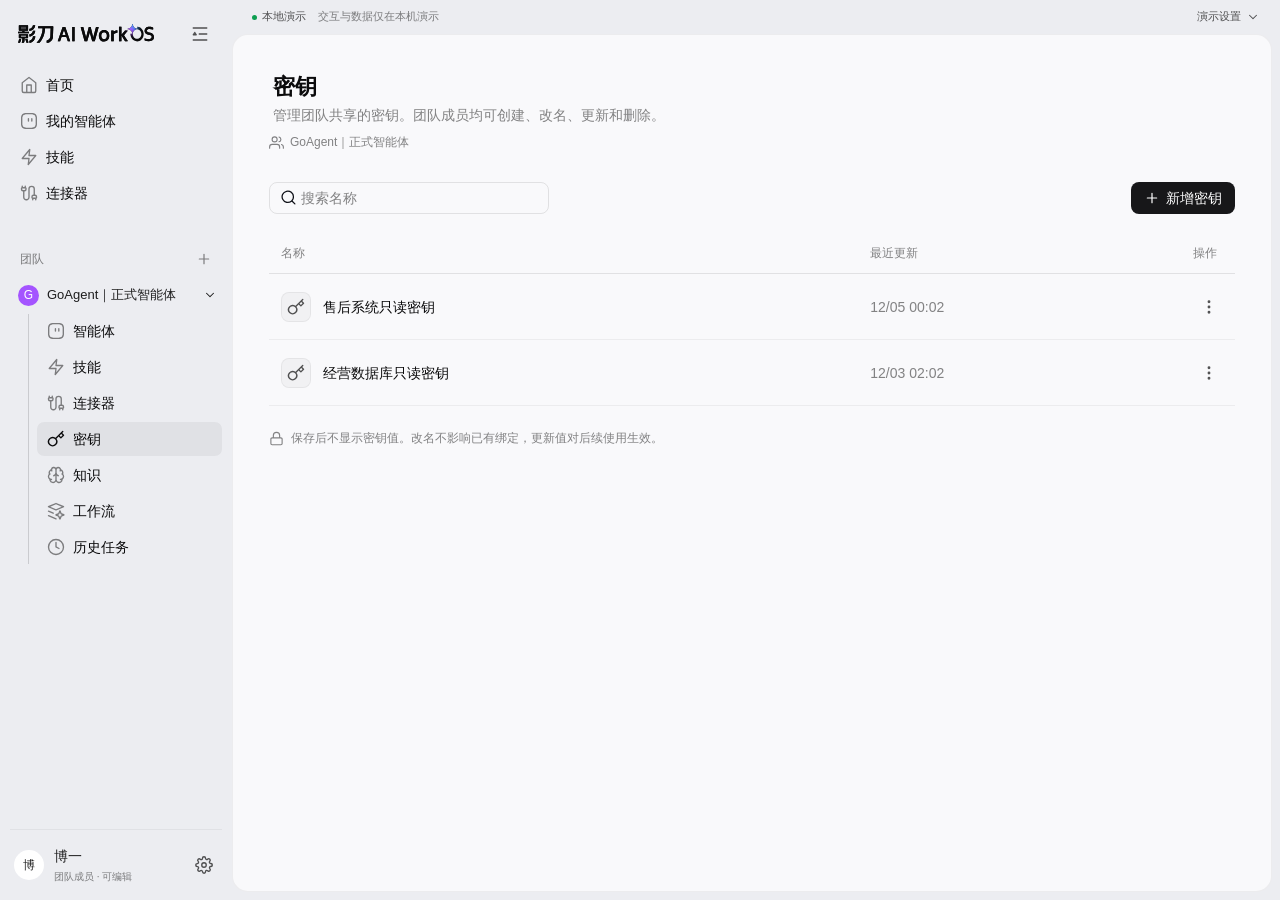
<file: index.html>
<!doctype html>
<html lang="zh-CN">
  <head>
    <meta charset="UTF-8" />
    <meta name="viewport" content="width=device-width, initial-scale=1.0" />
    <meta name="color-scheme" content="light" />
    <title>密钥 · 影刀 AI WorkOS</title>
    <script type="module" crossorigin src="./assets/keys-demo-CMVZtTP7.js"></script>
    <link rel="stylesheet" crossorigin href="./assets/keys-demo-DPkxu4nV.css">
  </head>
  <body>
    <div id="root"></div>
  </body>
</html>
</file>
